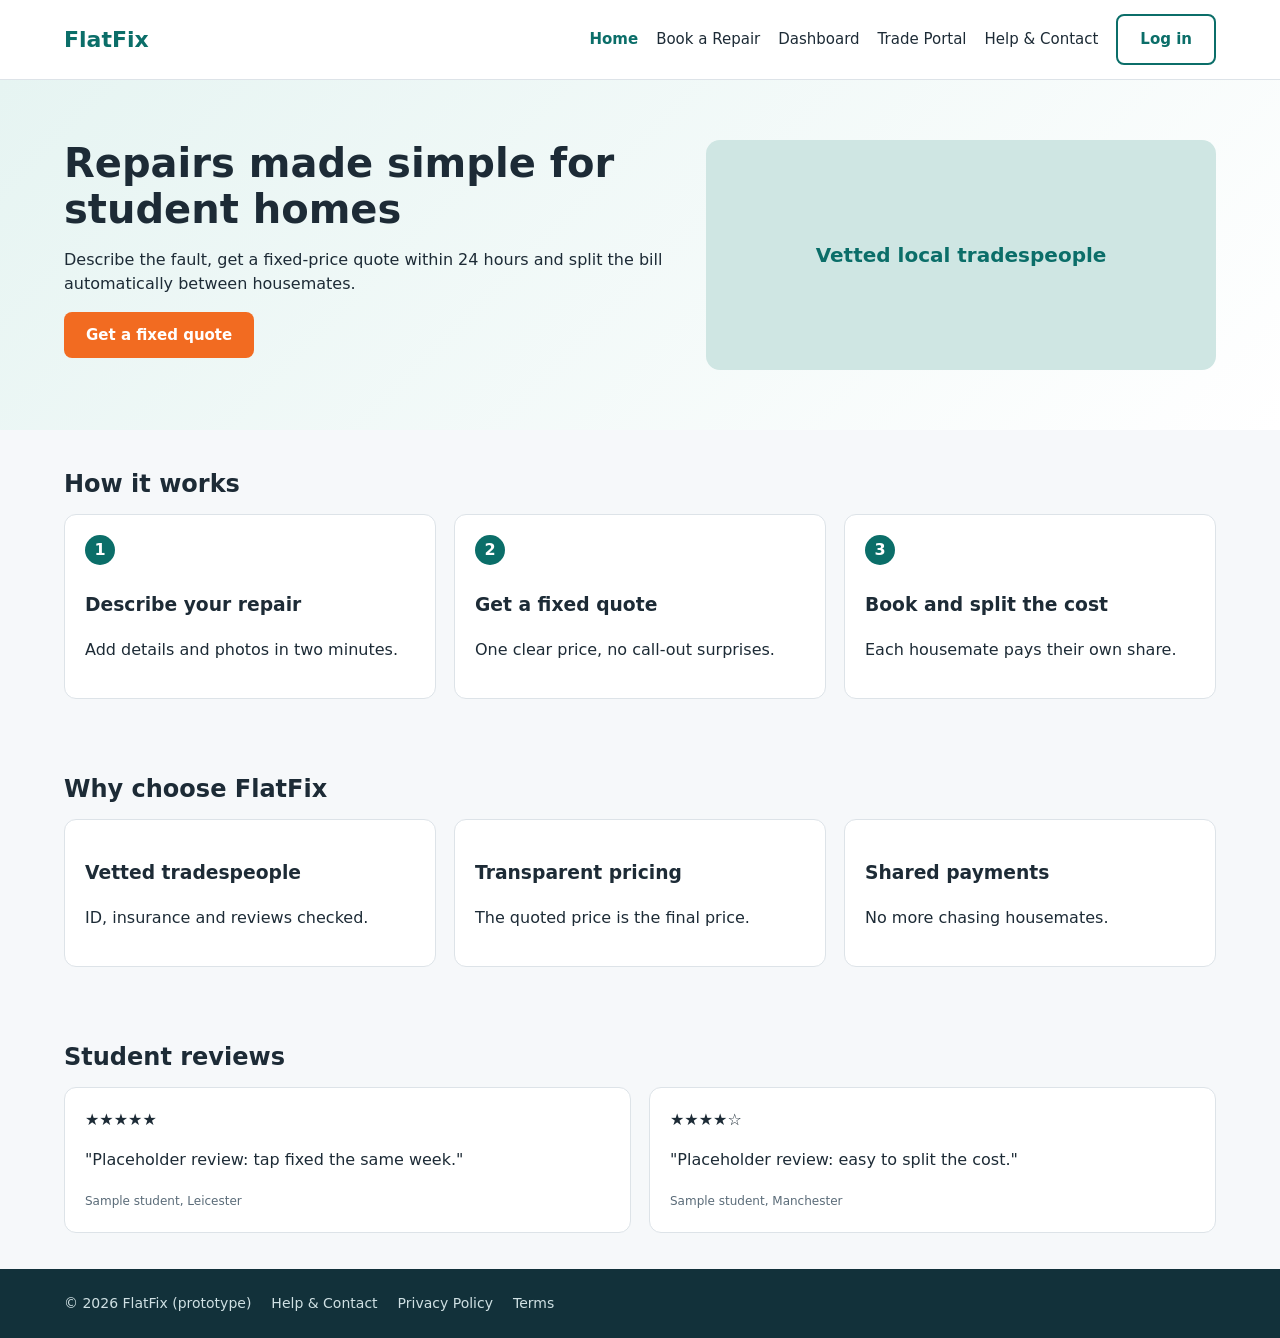
<file: index.html>
<!DOCTYPE html>
<html lang="en">
 <head>
  <meta charset="utf-8"/>
  <meta content="width=device-width,initial-scale=1" name="viewport"/>
  <title>
   FlatFix | Student Home Repairs, Fixed Prices
  </title>
  <meta content="Book vetted local tradespeople for student house repairs. Fixed-price quotes in 24 hours and automatic housemate cost-splitting." name="description"/>
  <link href="style.css" rel="stylesheet"/>
 </head>
 <body>
  <nav>
   <a class="logo" href="index.html">
    FlatFix
   </a>
   <a class="l on" href="index.html">
    Home
   </a>
   <a class="l" href="book.html">
    Book a Repair
   </a>
   <a class="l" href="dashboard.html">
    Dashboard
   </a>
   <a class="l" href="portal.html">
    Trade Portal
   </a>
   <a class="l" href="help.html">
    Help &amp; Contact
   </a>
   <a class="btn s" href="help.html">
    Log in
   </a>
  </nav>
  <div class="hero">
   <div>
    <h1>
     Repairs made simple for student homes
    </h1>
    <p>
     Describe the fault, get a fixed-price quote within 24 hours and split the bill automatically between housemates.
    </p>
    <a class="btn" href="book.html">
     Get a fixed quote
    </a>
   </div>
   <div class="ph">
    Vetted local tradespeople
   </div>
  </div>
  <div class="sec">
   <h2>
    How it works
   </h2>
   <div class="grid">
    <div class="card">
     <b class="n">
      1
     </b>
     <h3>
      Describe your repair
     </h3>
     <p>
      Add details and photos in two minutes.
     </p>
    </div>
    <div class="card">
     <b class="n">
      2
     </b>
     <h3>
      Get a fixed quote
     </h3>
     <p>
      One clear price, no call-out surprises.
     </p>
    </div>
    <div class="card">
     <b class="n">
      3
     </b>
     <h3>
      Book and split the cost
     </h3>
     <p>
      Each housemate pays their own share.
     </p>
    </div>
   </div>
  </div>
  <div class="sec">
   <h2>
    Why choose FlatFix
   </h2>
   <div class="grid">
    <div class="card">
     <h3>
      Vetted tradespeople
     </h3>
     <p>
      ID, insurance and reviews checked.
     </p>
    </div>
    <div class="card">
     <h3>
      Transparent pricing
     </h3>
     <p>
      The quoted price is the final price.
     </p>
    </div>
    <div class="card">
     <h3>
      Shared payments
     </h3>
     <p>
      No more chasing housemates.
     </p>
    </div>
   </div>
  </div>
  <div class="sec">
   <h2>
    Student reviews
   </h2>
   <div class="grid">
    <div class="card">
     ★★★★★
     <p>
      "Placeholder review: tap fixed the same week."
     </p>
     <span class="note">
      Sample student, Leicester
     </span>
    </div>
    <div class="card">
     ★★★★☆
     <p>
      "Placeholder review: easy to split the cost."
     </p>
     <span class="note">
      Sample student, Manchester
     </span>
    </div>
   </div>
  </div>
  <footer>
   <span>
    © 2026 FlatFix (prototype)
   </span>
   <a href="help.html">
    Help &amp; Contact
   </a>
   <a href="help.html#privacy">
    Privacy Policy
   </a>
   <a href="help.html">
    Terms
   </a>
  </footer>
 </body>
</html>
</file>
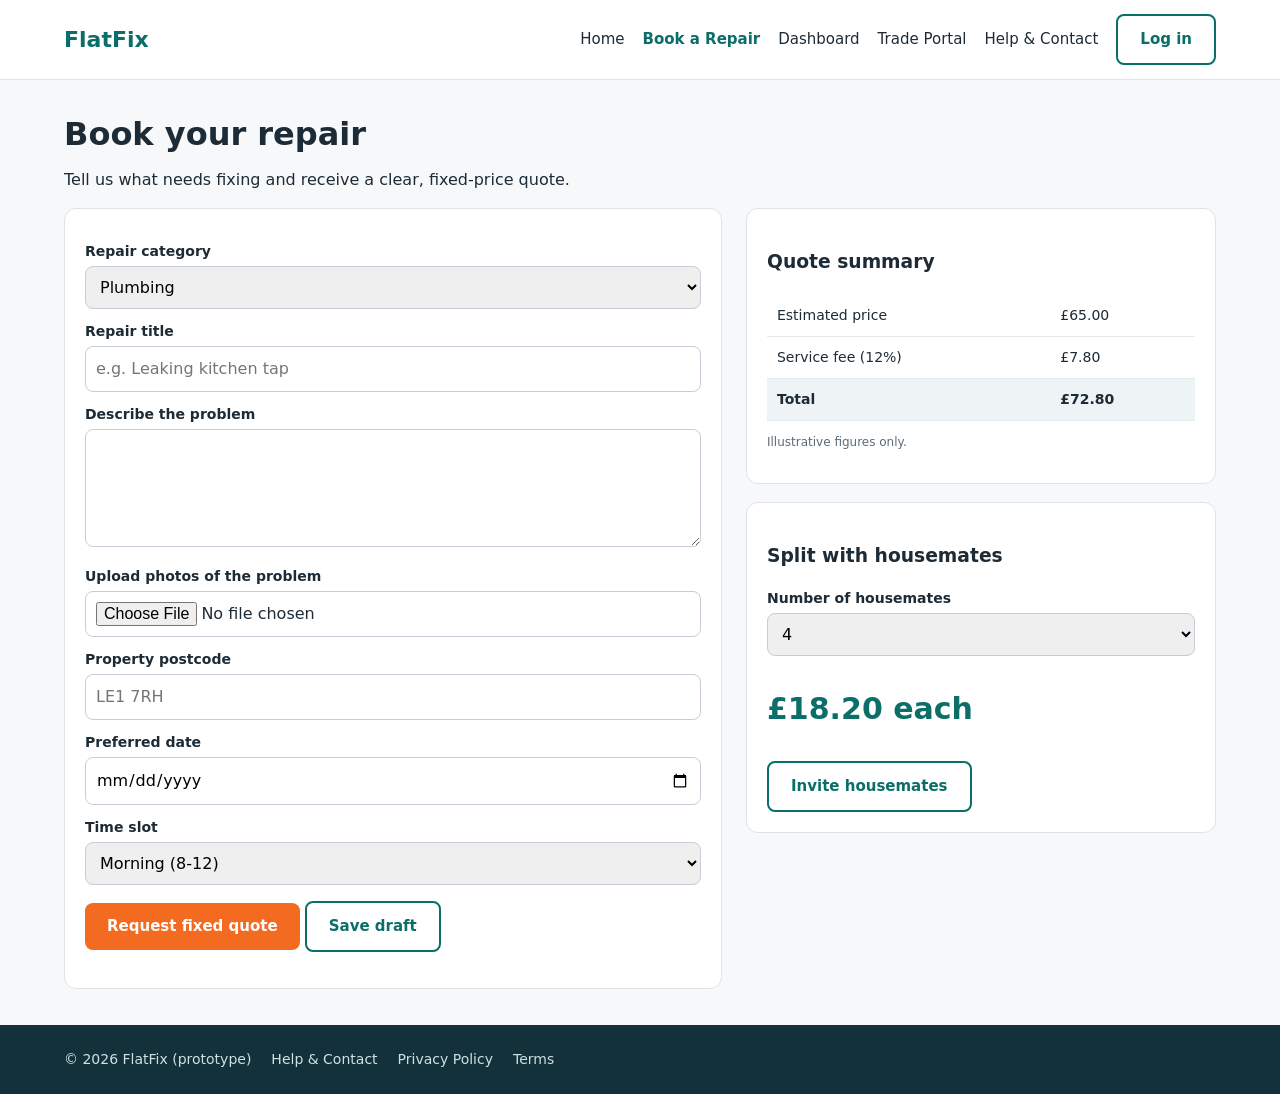
<file: book.html>
<!DOCTYPE html>
<html lang="en">
 <head>
  <meta charset="utf-8"/>
  <meta content="width=device-width,initial-scale=1" name="viewport"/>
  <title>
   Book a Repair | FlatFix
  </title>
  <meta content="Request a fixed-price quote for your student house repair and invite housemates to share the cost." name="description"/>
  <link href="style.css" rel="stylesheet"/>
 </head>
 <body>
  <nav>
   <a class="logo" href="index.html">
    FlatFix
   </a>
   <a class="l" href="index.html">
    Home
   </a>
   <a class="l on" href="book.html">
    Book a Repair
   </a>
   <a class="l" href="dashboard.html">
    Dashboard
   </a>
   <a class="l" href="portal.html">
    Trade Portal
   </a>
   <a class="l" href="help.html">
    Help &amp; Contact
   </a>
   <a class="btn s" href="help.html">
    Log in
   </a>
  </nav>
  <div class="sec">
   <h1 style="font-size:32px">
    Book your repair
   </h1>
   <p>
    Tell us what needs fixing and receive a clear, fixed-price quote.
   </p>
   <div class="two">
    <div class="card">
     <label>
      Repair category
     </label>
     <select id="cat">
      <option value="65">
       Plumbing
      </option>
      <option value="70">
       Electrical
      </option>
      <option value="55">
       Locks
      </option>
      <option value="45">
       General repairs
      </option>
     </select>
     <label>
      Repair title
     </label>
     <input placeholder="e.g. Leaking kitchen tap"/>
     <label>
      Describe the problem
     </label>
     <textarea rows="4"></textarea>
     <label>
      Upload photos of the problem
     </label>
     <input type="file"/>
     <label>
      Property postcode
     </label>
     <input placeholder="LE1 7RH"/>
     <label>
      Preferred date
     </label>
     <input type="date"/>
     <label>
      Time slot
     </label>
     <select>
      <option>
       Morning (8-12)
      </option>
      <option>
       Afternoon (12-5)
      </option>
     </select>
     <p>
      <a class="btn" href="#">
       Request fixed quote
      </a>
      <a class="btn s" href="#">
       Save draft
      </a>
     </p>
    </div>
    <div>
     <div class="card">
      <h3>
       Quote summary
      </h3>
      <table>
       <tr>
        <td>
         Estimated price
        </td>
        <td id="est">
         £65.00
        </td>
       </tr>
       <tr>
        <td>
         Service fee (12%)
        </td>
        <td id="fee">
         £7.80
        </td>
       </tr>
       <tr>
        <th>
         Total
        </th>
        <th id="tot">
         £72.80
        </th>
       </tr>
      </table>
      <p class="note">
       Illustrative figures only.
      </p>
     </div>
     <div class="card" style="margin-top:18px">
      <h3>
       Split with housemates
      </h3>
      <label>
       Number of housemates
      </label>
      <select id="n">
       <option>
        2
       </option>
       <option>
        3
       </option>
       <option selected="">
        4
       </option>
       <option>
        5
       </option>
      </select>
      <p class="big" id="each">
       £18.20 each
      </p>
      <a class="btn s" href="#">
       Invite housemates
      </a>
     </div>
    </div>
   </div>
  </div>
  <script>
   function u(){var e=+document.getElementById('cat').value,f=e*.12,t=e+f,n=+document.getElementById('n').value;est.textContent='£'+e.toFixed(2);fee.textContent='£'+f.toFixed(2);tot.textContent='£'+t.toFixed(2);each.textContent='£'+(t/n).toFixed(2)+' each'}cat.onchange=n.onchange=u
  </script>
  <footer>
   <span>
    © 2026 FlatFix (prototype)
   </span>
   <a href="help.html">
    Help &amp; Contact
   </a>
   <a href="help.html#privacy">
    Privacy Policy
   </a>
   <a href="help.html">
    Terms
   </a>
  </footer>
 </body>
</html>
</file>
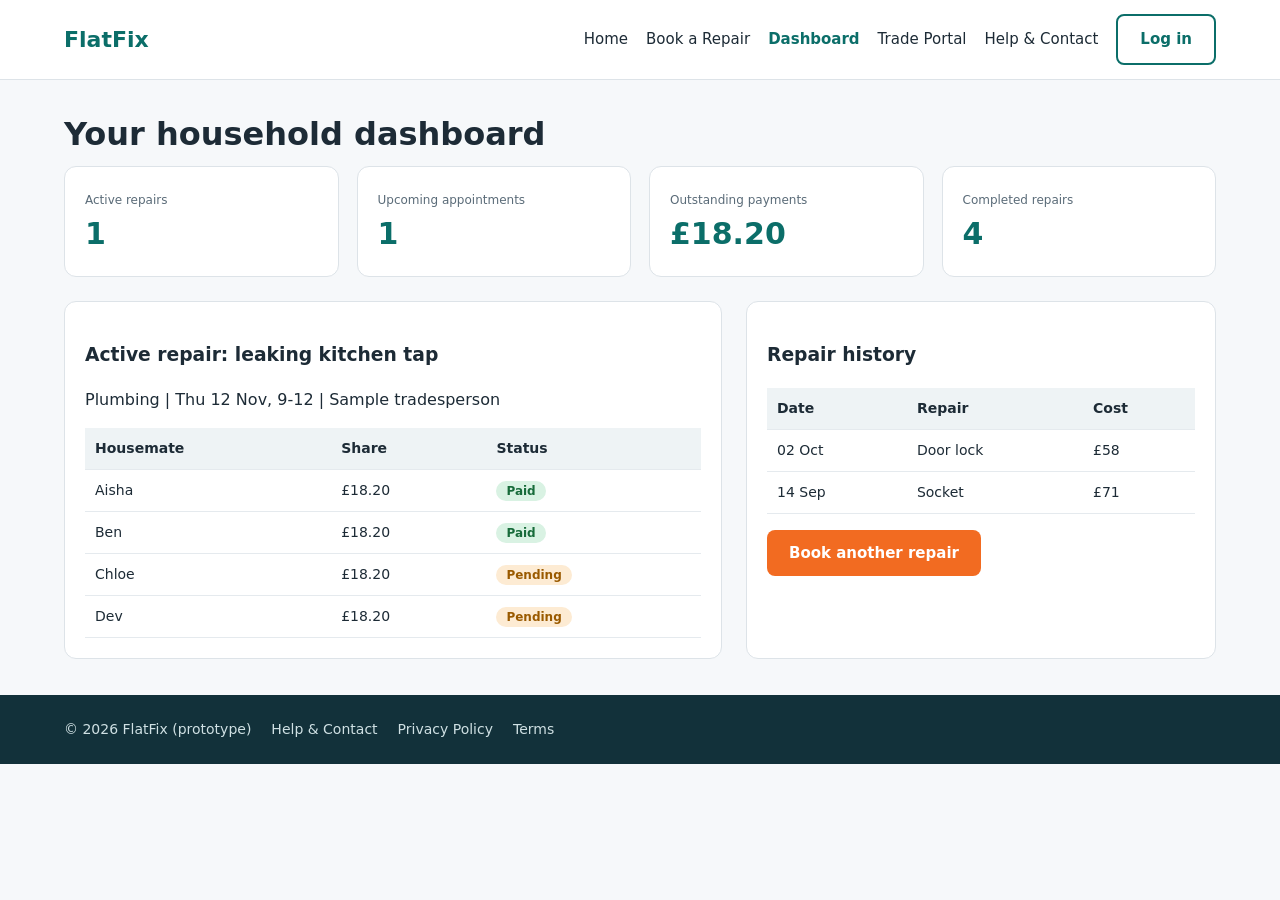
<file: dashboard.html>
<!DOCTYPE html>
<html lang="en">
 <head>
  <meta charset="utf-8"/>
  <meta content="width=device-width,initial-scale=1" name="viewport"/>
  <title>
   Household Dashboard | FlatFix
  </title>
  <meta content="Track repairs, housemate payments and repair history for your student household." name="description"/>
  <link href="style.css" rel="stylesheet"/>
 </head>
 <body>
  <nav>
   <a class="logo" href="index.html">
    FlatFix
   </a>
   <a class="l" href="index.html">
    Home
   </a>
   <a class="l" href="book.html">
    Book a Repair
   </a>
   <a class="l on" href="dashboard.html">
    Dashboard
   </a>
   <a class="l" href="portal.html">
    Trade Portal
   </a>
   <a class="l" href="help.html">
    Help &amp; Contact
   </a>
   <a class="btn s" href="help.html">
    Log in
   </a>
  </nav>
  <div class="sec">
   <h1 style="font-size:32px">
    Your household dashboard
   </h1>
   <div class="grid">
    <div class="card">
     <span class="note">
      Active repairs
     </span>
     <div class="big">
      1
     </div>
    </div>
    <div class="card">
     <span class="note">
      Upcoming appointments
     </span>
     <div class="big">
      1
     </div>
    </div>
    <div class="card">
     <span class="note">
      Outstanding payments
     </span>
     <div class="big">
      £18.20
     </div>
    </div>
    <div class="card">
     <span class="note">
      Completed repairs
     </span>
     <div class="big">
      4
     </div>
    </div>
   </div>
   <div class="two" style="margin-top:24px">
    <div class="card">
     <h3>
      Active repair: leaking kitchen tap
     </h3>
     <p>
      Plumbing | Thu 12 Nov, 9-12 | Sample tradesperson
     </p>
     <table>
      <tr>
       <th>
        Housemate
       </th>
       <th>
        Share
       </th>
       <th>
        Status
       </th>
      </tr>
      <tr>
       <td>
        Aisha
       </td>
       <td>
        £18.20
       </td>
       <td>
        <span class="tag">
         Paid
        </span>
       </td>
      </tr>
      <tr>
       <td>
        Ben
       </td>
       <td>
        £18.20
       </td>
       <td>
        <span class="tag">
         Paid
        </span>
       </td>
      </tr>
      <tr>
       <td>
        Chloe
       </td>
       <td>
        £18.20
       </td>
       <td>
        <span class="tag p">
         Pending
        </span>
       </td>
      </tr>
      <tr>
       <td>
        Dev
       </td>
       <td>
        £18.20
       </td>
       <td>
        <span class="tag p">
         Pending
        </span>
       </td>
      </tr>
     </table>
    </div>
    <div class="card">
     <h3>
      Repair history
     </h3>
     <table>
      <tr>
       <th>
        Date
       </th>
       <th>
        Repair
       </th>
       <th>
        Cost
       </th>
      </tr>
      <tr>
       <td>
        02 Oct
       </td>
       <td>
        Door lock
       </td>
       <td>
        £58
       </td>
      </tr>
      <tr>
       <td>
        14 Sep
       </td>
       <td>
        Socket
       </td>
       <td>
        £71
       </td>
      </tr>
     </table>
     <p>
      <a class="btn" href="book.html">
       Book another repair
      </a>
     </p>
    </div>
   </div>
  </div>
  <footer>
   <span>
    © 2026 FlatFix (prototype)
   </span>
   <a href="help.html">
    Help &amp; Contact
   </a>
   <a href="help.html#privacy">
    Privacy Policy
   </a>
   <a href="help.html">
    Terms
   </a>
  </footer>
 </body>
</html>
</file>
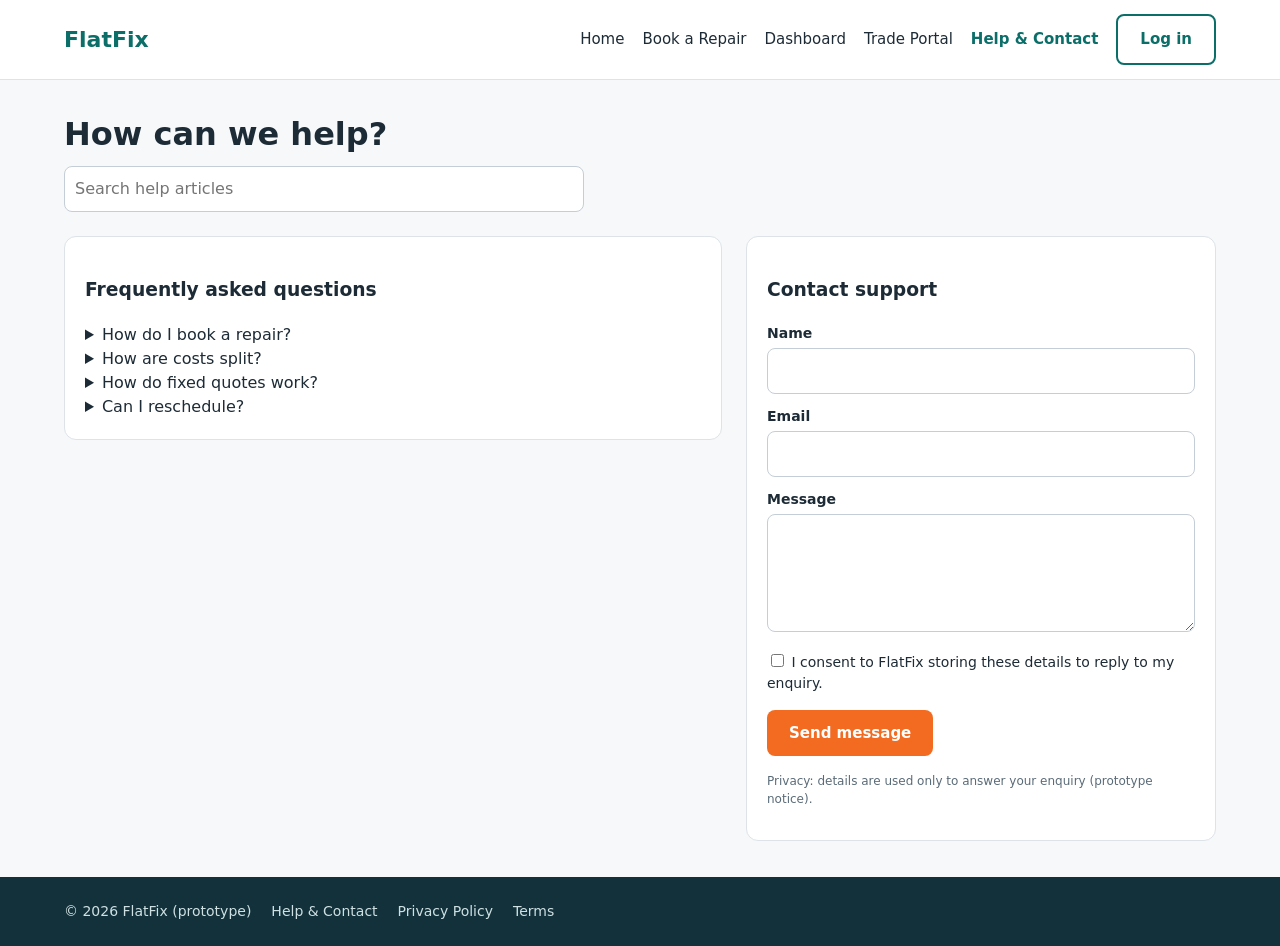
<file: help.html>
<!DOCTYPE html>
<html lang="en">
 <head>
  <meta charset="utf-8"/>
  <meta content="width=device-width,initial-scale=1" name="viewport"/>
  <title>
   Help &amp; Contact | FlatFix
  </title>
  <meta content="Find answers about booking, cost-splitting and quotes, or contact FlatFix support." name="description"/>
  <link href="style.css" rel="stylesheet"/>
 </head>
 <body>
  <nav>
   <a class="logo" href="index.html">
    FlatFix
   </a>
   <a class="l" href="index.html">
    Home
   </a>
   <a class="l" href="book.html">
    Book a Repair
   </a>
   <a class="l" href="dashboard.html">
    Dashboard
   </a>
   <a class="l" href="portal.html">
    Trade Portal
   </a>
   <a class="l on" href="help.html">
    Help &amp; Contact
   </a>
   <a class="btn s" href="help.html">
    Log in
   </a>
  </nav>
  <div class="sec">
   <h1 style="font-size:32px">
    How can we help?
   </h1>
   <input placeholder="Search help articles" style="max-width:520px"/>
   <div class="two" style="margin-top:24px">
    <div>
     <div class="card">
      <h3>
       Frequently asked questions
      </h3>
      <details>
       <summary>
        How do I book a repair?
       </summary>
       <p>
        Use Book a Repair, describe the fault and request a quote.
       </p>
      </details>
      <details>
       <summary>
        How are costs split?
       </summary>
       <p>
        The total is divided equally; each housemate pays a share.
       </p>
      </details>
      <details>
       <summary>
        How do fixed quotes work?
       </summary>
       <p>
        The price shown is the price charged for the agreed job.
       </p>
      </details>
      <details>
       <summary>
        Can I reschedule?
       </summary>
       <p>
        Yes, up to 24 hours before the slot.
       </p>
      </details>
     </div>
    </div>
    <div class="card">
     <h3>
      Contact support
     </h3>
     <label>
      Name
     </label>
     <input/>
     <label>
      Email
     </label>
     <input type="email"/>
     <label>
      Message
     </label>
     <textarea rows="4"></textarea>
     <label style="font-weight:400">
      <input id="consent" required="" style="width:auto" type="checkbox"/>
      I consent to FlatFix storing these details to reply to my enquiry.
     </label>
     <p>
      <a class="btn" href="#">
       Send message
      </a>
     </p>
     <p class="note" id="privacy">
      Privacy: details are used only to answer your enquiry (prototype notice).
     </p>
    </div>
   </div>
  </div>
  <footer>
   <span>
    © 2026 FlatFix (prototype)
   </span>
   <a href="help.html">
    Help &amp; Contact
   </a>
   <a href="help.html#privacy">
    Privacy Policy
   </a>
   <a href="help.html">
    Terms
   </a>
  </footer>
 </body>
</html>
</file>
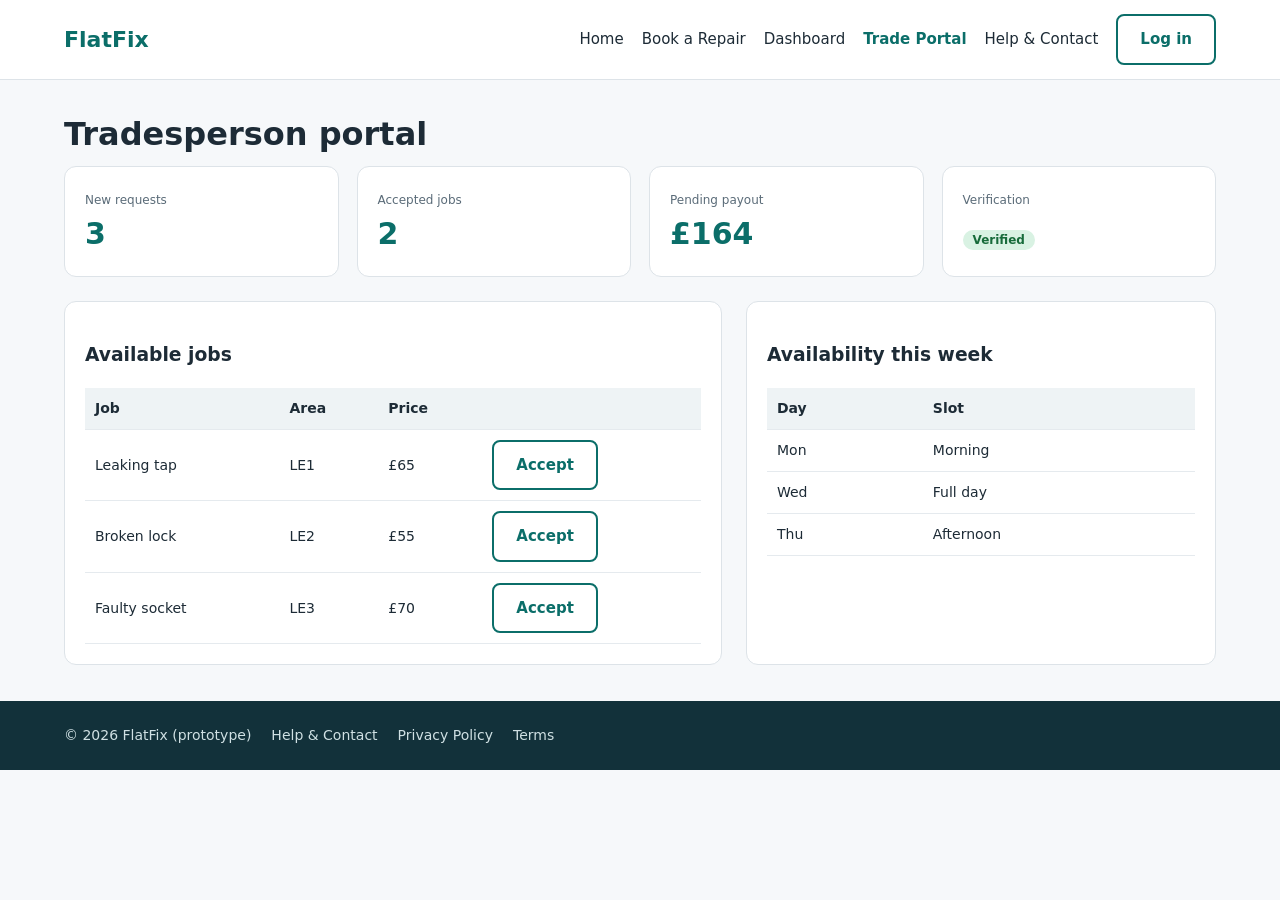
<file: portal.html>
<!DOCTYPE html>
<html lang="en">
 <head>
  <meta charset="utf-8"/>
  <meta content="width=device-width,initial-scale=1" name="viewport"/>
  <title>
   Tradesperson Portal | FlatFix
  </title>
  <meta content="Vetted tradespeople accept jobs, set availability and track payouts on FlatFix." name="description"/>
  <link href="style.css" rel="stylesheet"/>
 </head>
 <body>
  <nav>
   <a class="logo" href="index.html">
    FlatFix
   </a>
   <a class="l" href="index.html">
    Home
   </a>
   <a class="l" href="book.html">
    Book a Repair
   </a>
   <a class="l" href="dashboard.html">
    Dashboard
   </a>
   <a class="l on" href="portal.html">
    Trade Portal
   </a>
   <a class="l" href="help.html">
    Help &amp; Contact
   </a>
   <a class="btn s" href="help.html">
    Log in
   </a>
  </nav>
  <div class="sec">
   <h1 style="font-size:32px">
    Tradesperson portal
   </h1>
   <div class="grid">
    <div class="card">
     <span class="note">
      New requests
     </span>
     <div class="big">
      3
     </div>
    </div>
    <div class="card">
     <span class="note">
      Accepted jobs
     </span>
     <div class="big">
      2
     </div>
    </div>
    <div class="card">
     <span class="note">
      Pending payout
     </span>
     <div class="big">
      £164
     </div>
    </div>
    <div class="card">
     <span class="note">
      Verification
     </span>
     <div class="big">
      <span class="tag">
       Verified
      </span>
     </div>
    </div>
   </div>
   <div class="two" style="margin-top:24px">
    <div class="card">
     <h3>
      Available jobs
     </h3>
     <table>
      <tr>
       <th>
        Job
       </th>
       <th>
        Area
       </th>
       <th>
        Price
       </th>
       <th>
       </th>
      </tr>
      <tr>
       <td>
        Leaking tap
       </td>
       <td>
        LE1
       </td>
       <td>
        £65
       </td>
       <td>
        <a class="btn s" href="#">
         Accept
        </a>
       </td>
      </tr>
      <tr>
       <td>
        Broken lock
       </td>
       <td>
        LE2
       </td>
       <td>
        £55
       </td>
       <td>
        <a class="btn s" href="#">
         Accept
        </a>
       </td>
      </tr>
      <tr>
       <td>
        Faulty socket
       </td>
       <td>
        LE3
       </td>
       <td>
        £70
       </td>
       <td>
        <a class="btn s" href="#">
         Accept
        </a>
       </td>
      </tr>
     </table>
    </div>
    <div class="card">
     <h3>
      Availability this week
     </h3>
     <table>
      <tr>
       <th>
        Day
       </th>
       <th>
        Slot
       </th>
      </tr>
      <tr>
       <td>
        Mon
       </td>
       <td>
        Morning
       </td>
      </tr>
      <tr>
       <td>
        Wed
       </td>
       <td>
        Full day
       </td>
      </tr>
      <tr>
       <td>
        Thu
       </td>
       <td>
        Afternoon
       </td>
      </tr>
     </table>
    </div>
   </div>
  </div>
  <footer>
   <span>
    © 2026 FlatFix (prototype)
   </span>
   <a href="help.html">
    Help &amp; Contact
   </a>
   <a href="help.html#privacy">
    Privacy Policy
   </a>
   <a href="help.html">
    Terms
   </a>
  </footer>
 </body>
</html>
</file>
<file: style.css>
/* FlatFix prototype styles: colours, layout, responsive rules */
*{box-sizing:border-box}
body{margin:0;font-family:system-ui,Segoe UI,Arial,sans-serif;color:#1d2b36;background:#f6f8fa;line-height:1.5}
a{color:inherit;text-decoration:none}
nav{display:flex;flex-wrap:wrap;align-items:center;gap:18px;padding:14px 5%;background:#fff;border-bottom:1px solid #dde3e8}
.logo{font-weight:800;font-size:22px;color:#0b6e69;margin-right:auto}
nav a.l{font-size:15px}
nav a.on{color:#0b6e69;font-weight:700}
.btn{display:inline-block;background:#f26b21;color:#fff;padding:12px 22px;border-radius:8px;font-weight:700;border:0;font-size:15px;cursor:pointer}
.btn.s{background:#fff;color:#0b6e69;border:2px solid #0b6e69}
.hero{display:grid;grid-template-columns:1.2fr 1fr;gap:30px;padding:60px 5%;background:linear-gradient(135deg,#e6f4f2,#fff)}
h1{font-size:40px;line-height:1.15;margin:0 0 14px}
h2{margin:0 0 12px}
.ph{background:#cfe6e3;border-radius:14px;min-height:230px;display:flex;align-items:center;justify-content:center;color:#0b6e69;font-weight:700;font-size:20px}
.sec{padding:36px 5%}
.grid{display:grid;grid-template-columns:repeat(auto-fit,minmax(220px,1fr));gap:18px}
.card{background:#fff;border:1px solid #dde3e8;border-radius:12px;padding:20px}
.card b.n{display:inline-block;background:#0b6e69;color:#fff;border-radius:50%;width:30px;height:30px;text-align:center;line-height:30px;margin-bottom:8px}
.big{font-size:30px;font-weight:800;color:#0b6e69}
.two{display:grid;grid-template-columns:1.4fr 1fr;gap:24px}
label{display:block;font-weight:600;font-size:14px;margin:12px 0 4px}
input,select,textarea{width:100%;padding:10px;border:1px solid #c5ced6;border-radius:8px;font:inherit}
table{width:100%;border-collapse:collapse;background:#fff}
th,td{text-align:left;padding:10px;border-bottom:1px solid #e5eaee;font-size:14px}
th{background:#eef3f5}
.tag{padding:3px 10px;border-radius:20px;font-size:12px;font-weight:700;background:#d9f2e3;color:#176b3a}
.tag.p{background:#fdebd3;color:#9a5a00}
footer{padding:24px 5%;background:#12313a;color:#cfe0e3;font-size:14px;display:flex;flex-wrap:wrap;gap:20px}
.note{font-size:12px;color:#5a6b78}
@media(max-width:760px){table{display:block;overflow-x:auto}
nav{gap:10px}
.btn{padding:10px 16px}
.sec,.hero{padding-left:4%;padding-right:4%}
.hero,.two{grid-template-columns:1fr}
h1{font-size:30px}
}
</file>
